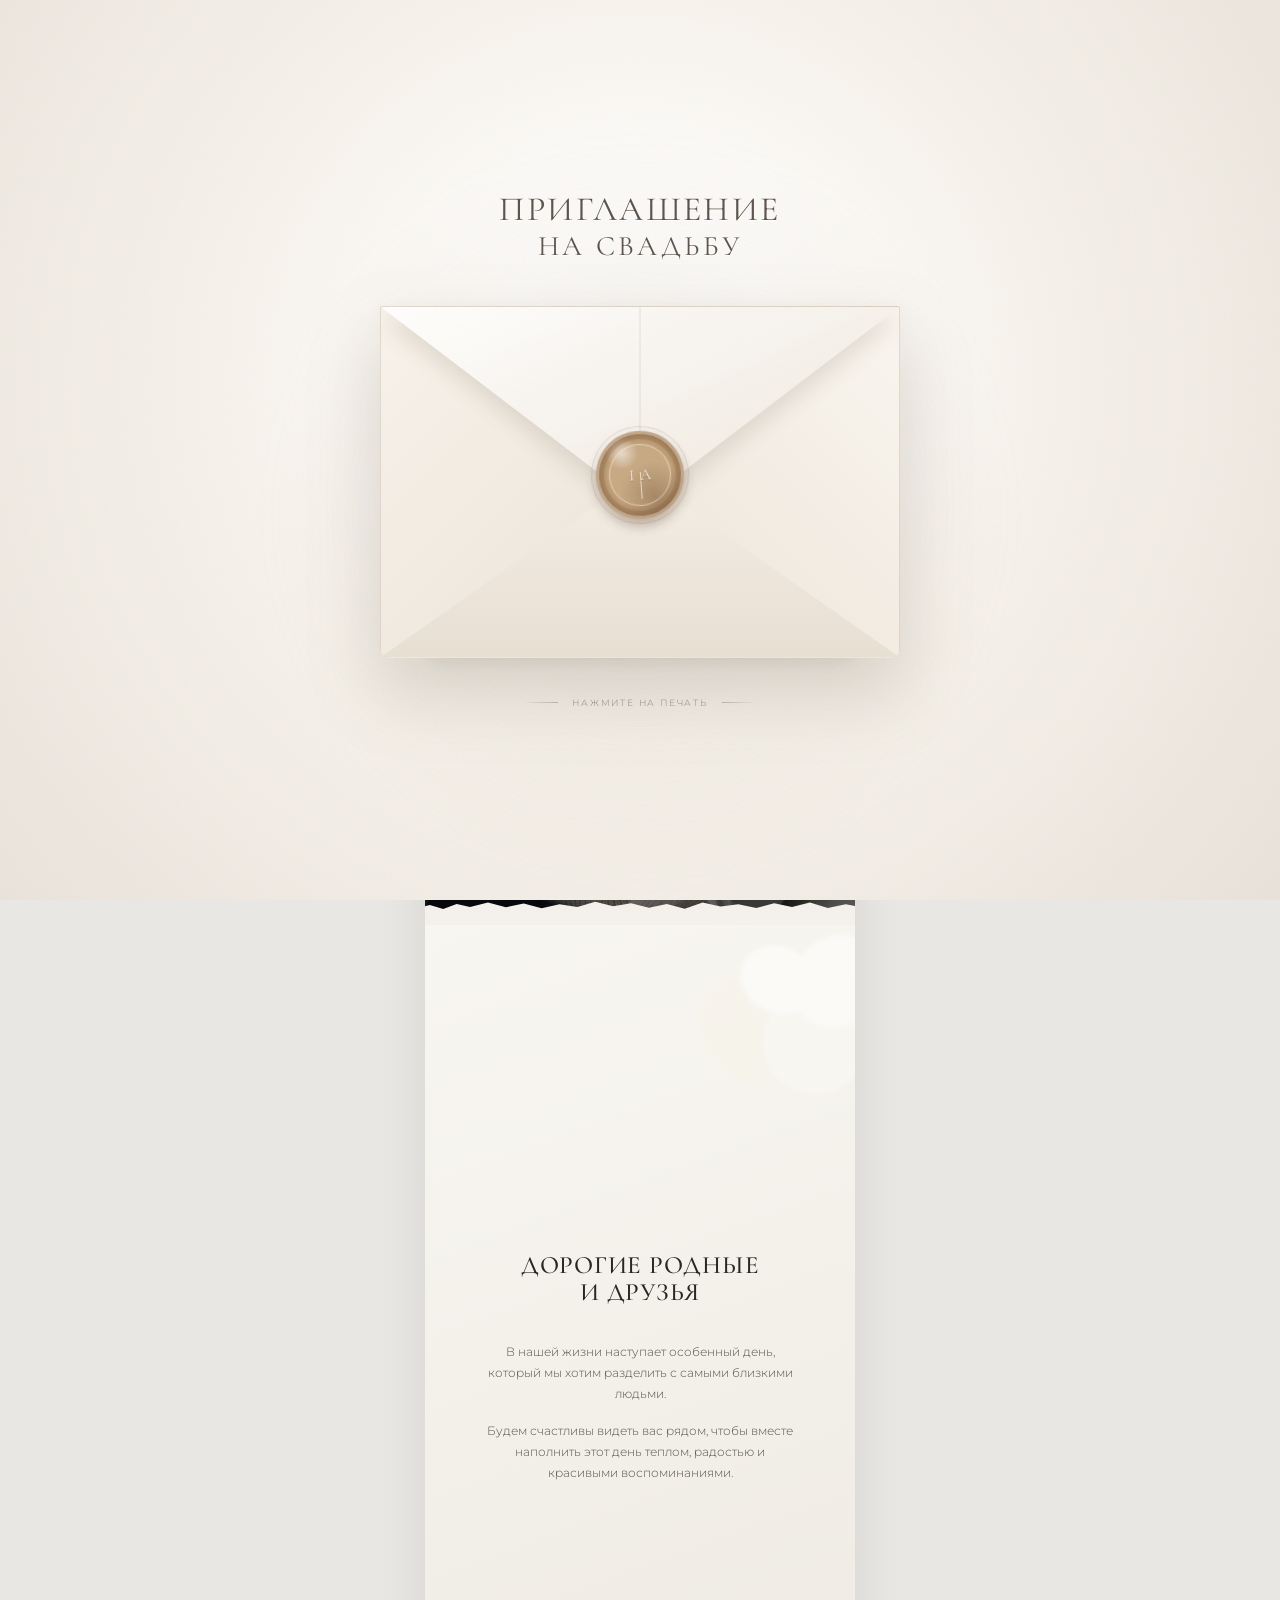
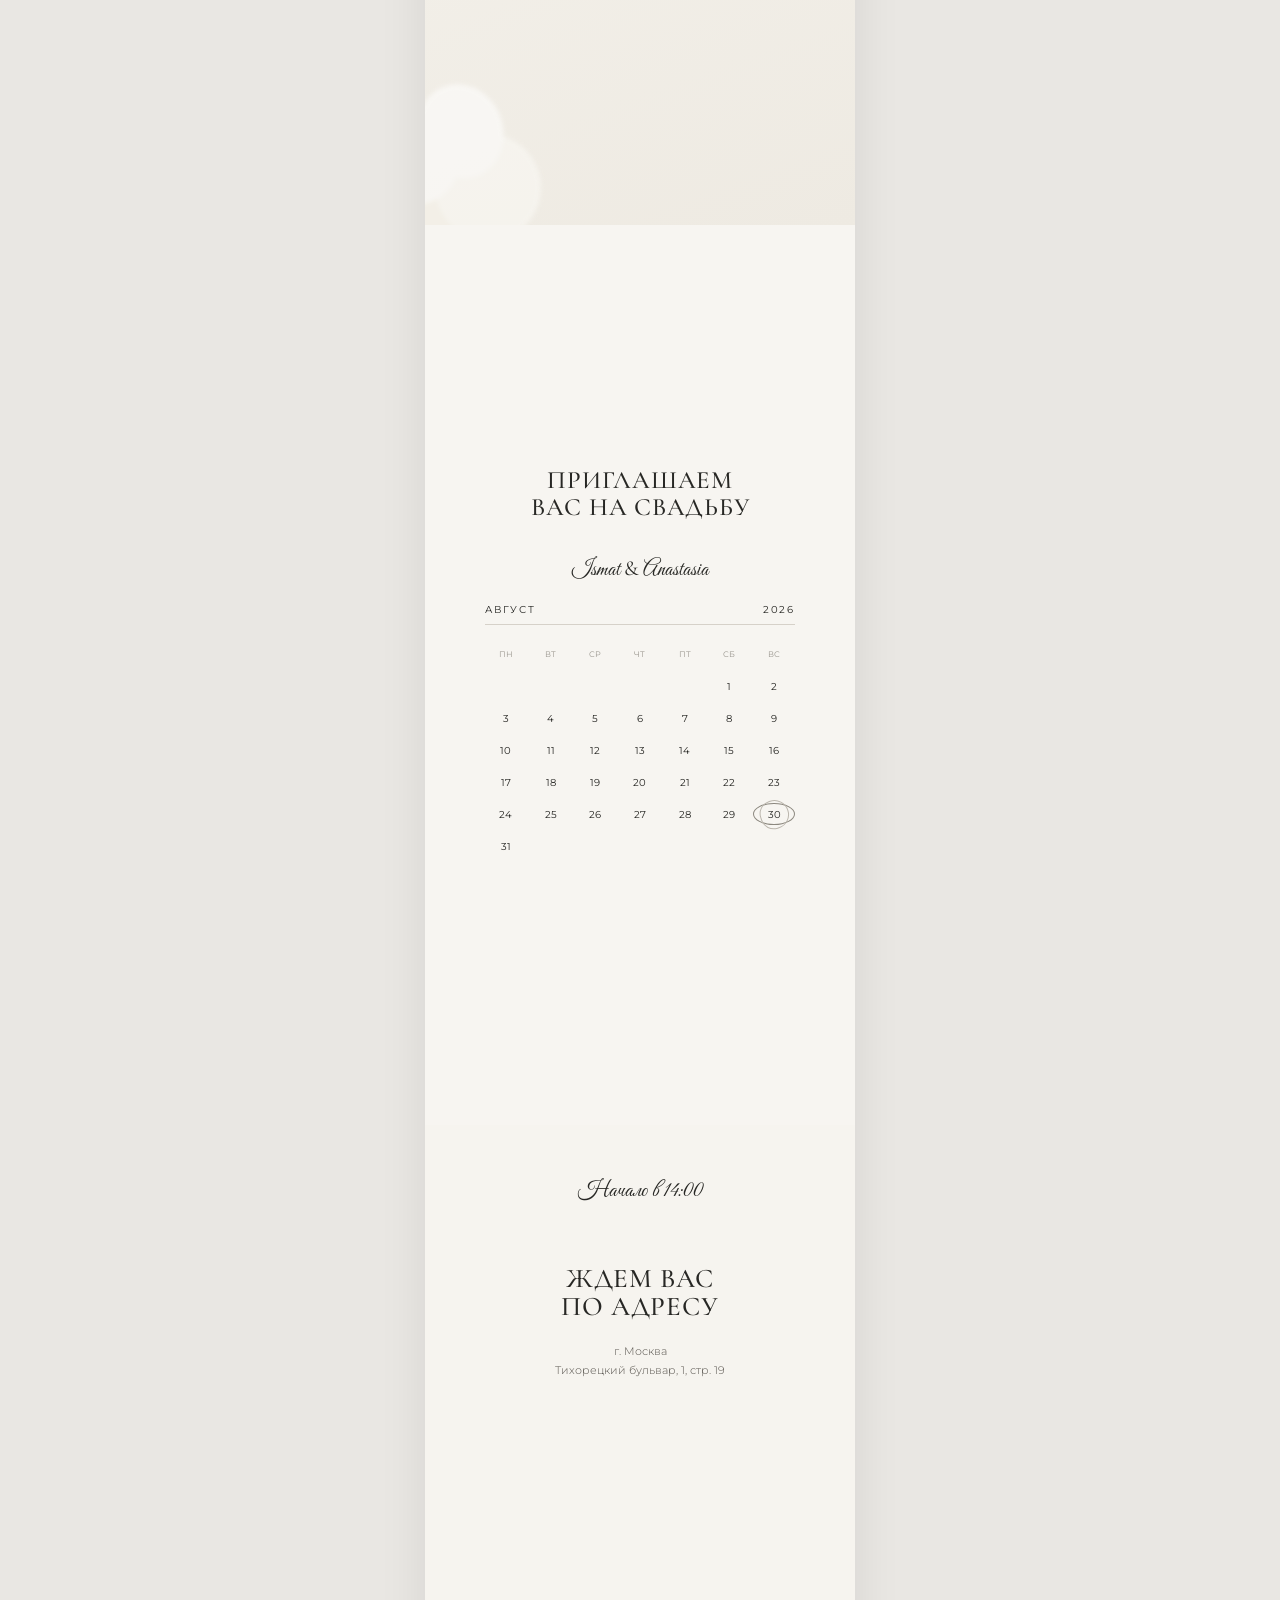
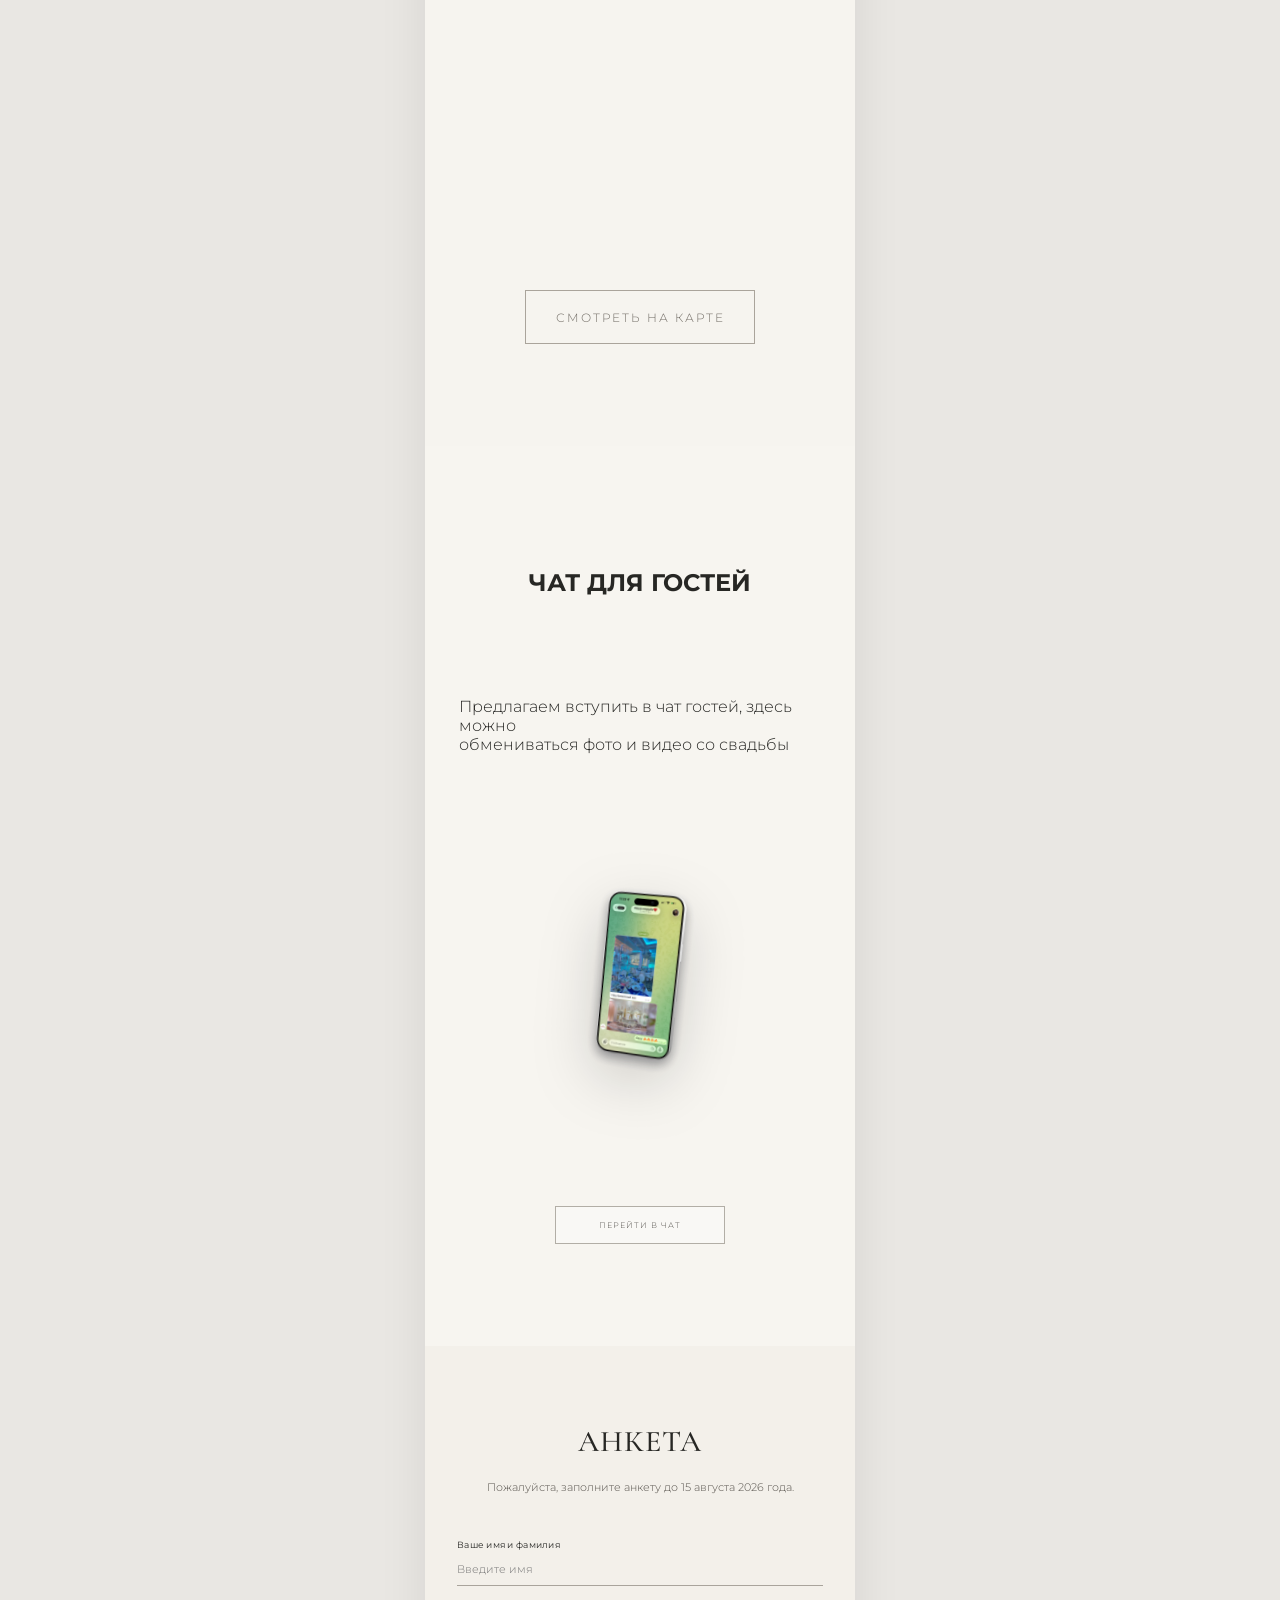
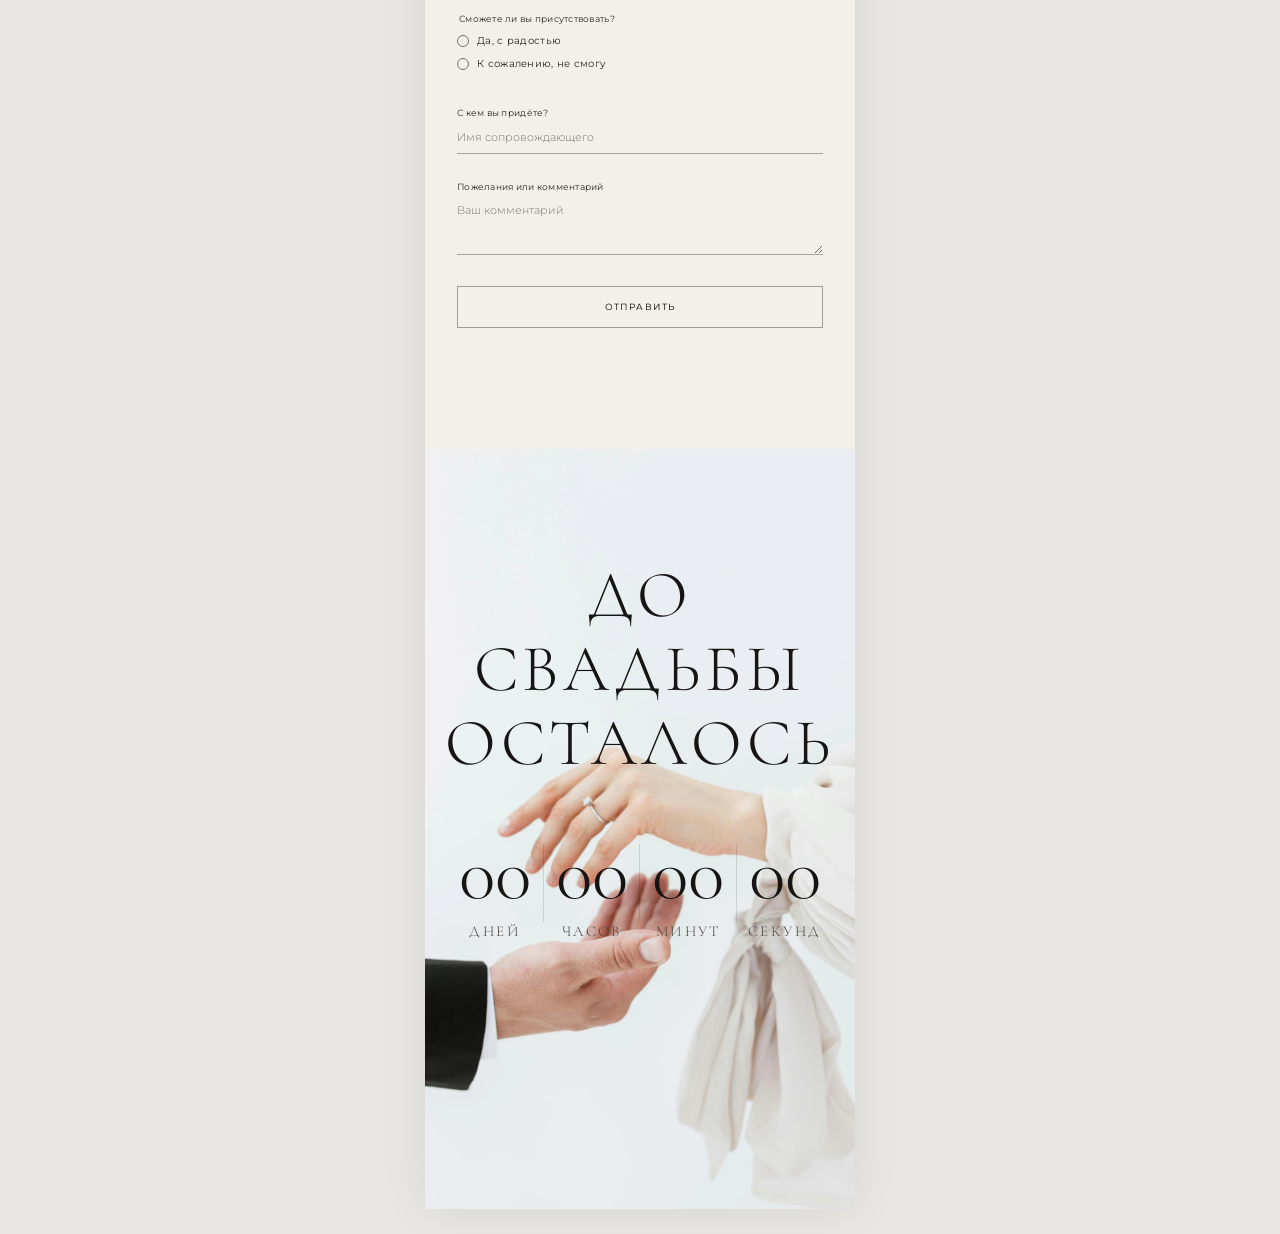
<file: index.html>
<!doctype html>
<html lang="ru">
<head>
  <meta charset="UTF-8" />
  <meta name="viewport" content="width=device-width, initial-scale=1.0, viewport-fit=cover" />
  <meta name="theme-color" content="#f4f1ec" />
  <meta property="og:title" content="Ismat & Anastasia — 30.08.2026" />
  <meta property="og:description" content="Приглашение на свадьбу" />
  <meta property="og:image" content="assets/couple.jpg" />
  <title>Ismat & Anastasia — Wedding Invitation</title>
  <link rel="preconnect" href="https://fonts.googleapis.com">
  <link rel="preconnect" href="https://fonts.gstatic.com" crossorigin>
  <link href="https://fonts.googleapis.com/css2?family=Cormorant+Garamond:ital,wght@0,300;0,400;0,500;1,400&family=Montserrat:wght@300;400;500&family=Great+Vibes&display=swap" rel="stylesheet">
  <link rel="stylesheet" href="./style.css?v=20260725-1" />
</head>
<body class="locked">
  <div id="preloader" class="preloader"><span></span></div>

  <section id="envelopeScreen" class="envelope-screen" aria-label="Открыть приглашение">
    <div class="envelope-aura" aria-hidden="true"></div>
    <div class="envelope-copy"><span>ПРИГЛАШЕНИЕ</span><span>НА СВАДЬБУ</span></div>

    <button id="openEnvelope" class="lux-envelope" type="button" aria-label="Открыть приглашение">
      <span class="envelope-inside" aria-hidden="true"></span>
      <span class="envelope-back" aria-hidden="true"></span>

      <span class="lux-letter" aria-hidden="true">
        <span class="letter-border"></span>
        <span class="letter-monogram">I <i></i> A</span>
        <span class="letter-ornament">30.08.2026</span>
        <span class="letter-greeting">Дорогие гости!</span>
        <span class="letter-text">Мы будем счастливы разделить<br>с вами этот важный для нас день</span>
        <span class="letter-small">ПОДРОБНОСТИ НА САЙТЕ</span>
      </span>

      <span class="envelope-pocket" aria-hidden="true">
        <span class="pocket-left"></span>
        <span class="pocket-right"></span>
        <span class="pocket-bottom"></span>
      </span>

      <span class="envelope-flap" aria-hidden="true"><span></span></span>
      <span class="wax-seal" aria-hidden="true"><b>I</b><i></i><b>A</b></span>
    </button>

    <div class="tap-hint"><span></span>нажмите на печать<span></span></div>
  </section>

  <button id="musicButton" class="music-button" type="button" aria-label="Включить музыку" hidden>
    <span class="music-bars"><i></i><i></i><i></i><i></i></span>
  </button>
  <audio id="bgMusic" loop preload="none"><source src="assets/music.mp3" type="audio/mpeg"></audio>

  <main id="site" class="site" aria-hidden="true">
    <section class="hero section-full">
      <div class="hero-photo" aria-hidden="true"></div>
      <div class="hero-shade"></div>
      <div class="hero-names">
    <div class="hero-name hero-name-first">Ismat</div>
    <div class="hero-name hero-name-second">Anastasia</div>
</div>
      <div class="scroll-cue">листайте вниз</div>
    </section>

    <section class="flower-section section-full">
      <div class="soft-flower flower-one"></div>
      <div class="soft-flower flower-two"></div>
      <div class="greeting reveal">
        <p class="eyebrow">ДОРОГИЕ РОДНЫЕ<br>И ДРУЗЬЯ</p>
        <p>В нашей жизни наступает особенный день, который мы хотим разделить с самыми близкими людьми.</p>
        <p>Будем счастливы видеть вас рядом, чтобы вместе наполнить этот день теплом, радостью и красивыми воспоминаниями.</p>
      </div>
    </section>
    <section class="invite-section section-full">
      <div class="invite-card reveal">
        <p class="eyebrow">ПРИГЛАШАЕМ<br>ВАС НА СВАДЬБУ</p>
        <div class="names-mini">Ismat <span>&</span> Anastasia</div>
        <div class="year-line"><span>АВГУСТ</span><span>2026</span></div>
        <div class="calendar" aria-label="Календарь август 2026">
          <div class="week">ПН</div><div class="week">ВТ</div><div class="week">СР</div><div class="week">ЧТ</div><div class="week">ПТ</div><div class="week">СБ</div><div class="week">ВС</div>
          <div></div><div></div><div></div><div></div><div></div><div>1</div><div>2</div>
          <div>3</div><div>4</div><div>5</div><div>6</div><div>7</div><div>8</div><div>9</div>
          <div>10</div><div>11</div><div>12</div><div>13</div><div>14</div><div>15</div><div>16</div>
          <div>17</div><div>18</div><div>19</div><div>20</div><div>21</div><div>22</div><div>23</div>
          <div>24</div><div>25</div><div>26</div><div>27</div><div>28</div><div>29</div><div class="selected">30</div>
          <div>31</div>
        </div>
      </div>
    </section>

    <section class="location-section section-full">
      <div class="location-inner reveal">
        <div class="time-script top-time">Начало в 14:00</div>
        <h2>ЖДЕМ ВАС<br>ПО АДРЕСУ</h2>
        <p>г. Москва<br>Тихорецкий бульвар, 1, стр. 19</p>
  <div class="map-wrapper">
  <iframe
    src="https://yandex.ru/map-widget/v1/?ll=37.778579%2C55.675500&z=17.16&pt=37.778579%2C55.675500%2Cpm2rdm"
    loading="lazy"
    allowfullscreen
    title="Ресторан Гранд">
  </iframe>
</div>

<a
  class="map-button"
  href="https://yandex.ru/maps/213/moscow/house/tikhoretskiy_bulvar_1s19/Z04YcQBoT00CQFtvfXp2dHhmZw==/?ll=37.778579%2C55.675500&z=17.16"
  target="_blank"
  rel="noopener noreferrer">
  Смотреть на карте
</a>
    </section>

    <section class="guest-chat section-full">
      <h2>ЧАТ ДЛЯ ГОСТЕЙ</h2>

<p>
Предлагаем вступить в чат гостей, здесь можно<br>
обмениваться фото и видео со свадьбы
</p>
<div class="chat-phone-image">
    <img src="assets/chat-phone.png" alt="Чат гостей">
</div>

<a class="outline-button muted" href="https://t.me/ismatnastya" target="_blank">
    Перейти в чат
</a>
      </div>
    </section>

    <section class="rsvp-section">
      <div class="rsvp-inner reveal">
        <h2>АНКЕТА</h2>
        <p class="rsvp-intro">Пожалуйста, заполните анкету до 15 августа 2026 года.</p>
        <form id="rsvpForm">
          <label>Ваше имя и фамилия
            <input name="name" type="text" placeholder="Введите имя" required />
          </label>
          <fieldset>
            <legend>Сможете ли вы присутствовать?</legend>
            <label class="radio"><input type="radio" name="attendance" value="Да, с радостью" required><span>Да, с радостью</span></label>
            <label class="radio"><input type="radio" name="attendance" value="К сожалению, не смогу"><span>К сожалению, не смогу</span></label>
          </fieldset>
          <label>С кем вы придёте?
            <input name="companion" type="text" placeholder="Имя сопровождающего" />
          </label>
          <label>Пожелания или комментарий
            <textarea name="comment" rows="3" placeholder="Ваш комментарий"></textarea>
          </label>
          <button class="submit-button" type="submit">Отправить</button>
          <p id="formStatus" class="form-status" role="status"></p>
        </form>
      </div>
    </section>
    <section class="countdown-photo-section">

    <img
        class="countdown-photo-image"
        src="assets/thuste.jpg"
        alt="До свадьбы осталось"
    >

    <div class="countdown-photo-content">
        <h2>
            ДО СВАДЬБЫ<br>
            ОСТАЛОСЬ
        </h2>

        <div class="countdown-grid">
            <div class="countdown-item">
                <span id="days">00</span>
                <small>ДНЕЙ</small>
            </div>

            <div class="countdown-item">
                <span id="hours">00</span>
                <small>ЧАСОВ</small>
            </div>

            <div class="countdown-item">
                <span id="minutes">00</span>
                <small>МИНУТ</small>
            </div>

            <div class="countdown-item">
                <span id="seconds">00</span>
                <small>СЕКУНД</small>
            </div>
        </div>
    </div>

</section>
  </main>

  <script src="./script.js?v=20260725-1"></script>
</body>
</html>
</file>
<file: style.css>
@import url('https://fonts.googleapis.com/css2?family=Cormorant+Garamond:wght@300;400&family=Great+Vibes&display=swap');
:root{--paper:#f4f1ec;--ink:#272724;--line:#bdb8af;--accent:#b8b1a7;--serif:'Cormorant Garamond',serif;--sans:'Montserrat',sans-serif;--script:'Great Vibes',cursive}
*{box-sizing:border-box}html{scroll-behavior:smooth}body{margin:0;background:#e9e7e3;color:var(--ink);font-family:var(--sans);font-weight:300}body.locked{overflow:hidden}.preloader{position:fixed;inset:0;background:var(--paper);z-index:9999;display:grid;place-items:center;transition:.5s}.preloader span{width:24px;height:24px;border:1px solid #aaa;border-top-color:#333;border-radius:50%;animation:spin 1s linear infinite}.preloader.hide{opacity:0;visibility:hidden}@keyframes spin{to{transform:rotate(360deg)}}
.site{width:min(430px,100%);margin:auto;background:var(--paper);box-shadow:0 0 50px #00000015;overflow:hidden}.section-full{min-height:100svh;position:relative}.hero{display:grid;place-items:center;color:white}.hero-photo{position:absolute;inset:0;background:url('assets/couple.jpg') center 42%/cover no-repeat;transform:scale(1.03)}.hero-shade{position:absolute;inset:0;background:linear-gradient(180deg,#0004,#0001 38%,#0007)}.hero-content{position:relative;text-align:center;margin-top:26vh;text-shadow:0 2px 15px #0007}.hero-kicker{font:italic 18px var(--serif);letter-spacing:.08em}.

.hero img {
    width: 100%;
    height: 100%;
    object-fit: cover;
    object-position: center;
}.hero-date{font:400 13px var(--sans);letter-spacing:.42em;margin-left:.42em}.scroll-cue{position:absolute;bottom:24px;font-size:8px;letter-spacing:.2em;text-transform:uppercase;opacity:.8}.scroll-cue:after{content:'';display:block;width:1px;height:34px;background:#fff8;margin:12px auto 0}
.flower-section{display:grid;place-items:center;padding:70px 38px;overflow:hidden;background:linear-gradient(160deg,#f8f6f1,#eeeae2)}.soft-flower{position:absolute;width:230px;height:230px;border-radius:45% 55% 48% 52%;filter:blur(2px);opacity:.55;background:radial-gradient(ellipse at 35% 45%,#fff 0 18%,transparent 19%),radial-gradient(ellipse at 58% 35%,#fff 0 22%,transparent 23%),radial-gradient(ellipse at 61% 62%,#fbfaf6 0 26%,transparent 27%),radial-gradient(ellipse at 32% 68%,#f7f3ea 0 24%,transparent 25%)}.flower-one{top:-35px;right:-65px;transform:rotate(25deg)}.flower-two{bottom:-60px;left:-85px;transform:rotate(-20deg)}.greeting{position:relative;text-align:center;max-width:310px}.eyebrow{font:500 25px/1.08 var(--serif);letter-spacing:.03em;margin:0 0 35px}.greeting p:not(.eyebrow){font:300 12px/1.75 var(--sans);margin:16px 0;color:#55514b}
.photo-card-section{padding:50px 35px;display:grid;place-items:center;background:#f7f5f0}.photo-card{height:78svh;width:100%;position:relative;overflow:hidden}.photo-card img{width:100%;height:100%;object-fit:cover;object-position:center}.photo-card-shade{position:absolute;inset:0;background:linear-gradient(180deg,transparent 50%,#0008)}.script-name{position:absolute;bottom:52px;left:0;right:0;text-align:center;color:#fff;font:400 48px/.78 var(--script);text-shadow:0 2px 10px #0008}
.invite-section{display:grid;place-items:center;padding:50px 30px;background:#f7f5f1}.invite-card{text-align:center;width:100%;max-width:310px}.names-mini{font:400 21px var(--script);margin:7px 0 20px}.names-mini span{font-family:var(--serif)}.year-line{display:flex;justify-content:space-between;font:400 10px var(--sans);letter-spacing:.18em;border-bottom:1px solid #d6d1c9;padding-bottom:8px}.calendar{display:grid;grid-template-columns:repeat(7,1fr);gap:10px 3px;margin:18px 0 26px;font:400 10px var(--sans)}.calendar div{height:22px;display:grid;place-items:center}.calendar .week{font-size:8px;color:#99958e}.calendar .selected{border:1px solid #8c887f;border-radius:50%;position:relative}.calendar .selected:after{content:'';position:absolute;width:27px;height:27px;border:1px solid #bbb6ad;border-radius:47% 53% 52% 48%;transform:rotate(-18deg)}.time-script{font:400 22px var(--script)}
.location-section{padding:52px 28px;background:#f6f4ef}.location-inner{text-align:center}.top-time{margin-bottom:60px}.location-inner h2,
.rsvp-inner h2{
    font:500 27px/1.05 var(--serif);
    letter-spacing:.03em;
    margin:0 0 20px;
}

.guest-inner h2{
    font-family:"Cormorant Garamond", serif;
    font-size:58px;
    font-weight:300;
    line-height:1;
    letter-spacing:.03em;
    text-transform:uppercase;
    margin:0 0 28px;
}

.location-inner p,
.rsvp-intro{
    font:300 11px/1.75 var(--sans);
    color:#57534d;
}

.guest-inner p{
    max-width:520px;
    margin:0 auto 55px;

    font-family:var(--sans);
    font-size:18px;
    font-weight:300;
    line-height:1.65;

    color:#2f2f2f;
    text-align:center;
}.outline-button{display:inline-flex;align-items:center;justify-content:center;border:1px solid #a7a29a;color:#37342f;text-decoration:none;text-transform:uppercase;letter-spacing:.13em;font-size:8px;min-width:170px;height:38px;margin-top:18px;background:#ffffff66}.map-illustration{position:relative;height:300px;margin:45px -28px -52px;background:#e8ece8;overflow:hidden}.road{position:absolute;background:#fff;height:18px;width:130%;left:-15%;transform-origin:center}.r1{top:75px;transform:rotate(14deg)}.r2{top:165px;transform:rotate(-24deg)}.r3{top:220px;transform:rotate(7deg);height:10px}.r4{left:52%;top:-30px;width:12px;height:120%;transform:rotate(8deg)}.pin{position:absolute;left:55%;top:44%;font-size:26px;color:#4c4c48;text-shadow:0 1px 0 #fff}.map-label{position:absolute;left:15%;top:65%;font:italic 14px var(--serif);color:#737973}
.guest-chat{padding:70px 34px;background:#f7f5f0;display:grid;place-items:center}.guest-inner{text-align:center;width:100%}.phone-mockup{width:185px;height:330px;border:7px solid #161616;border-radius:27px;margin:32px auto 20px;background:#ebe7df;position:relative;padding:44px 12px 12px;box-shadow:0 15px 35px #0003}.phone-notch{position:absolute;top:0;left:50%;transform:translateX(-50%);width:88px;height:18px;background:#161616;border-radius:0 0 12px 12px}.chat-head{font:500 11px var(--sans);padding-bottom:10px;border-bottom:1px solid #ccc}.bubble{font:400 8px/1.35 var(--sans);padding:8px;border-radius:9px;margin-top:20px;max-width:78%}.bubble.left{background:#fff;text-align:left}.bubble.right{background:#d9e7d2;margin-left:auto;text-align:left}.muted{opacity:.85}
.rsvp-section{padding:80px 32px;background:#f3f0ea}.rsvp-inner h2{text-align:center;font-size:30px}.rsvp-intro{text-align:center;margin-bottom:42px}form label,fieldset{display:block;border:0;padding:0;margin:0 0 27px;font:400 9px/1.4 var(--sans);letter-spacing:.03em}input[type=text],textarea{width:100%;border:0;border-bottom:1px solid #a9a49c;background:transparent;padding:10px 0 9px;outline:none;font:300 11px var(--sans);border-radius:0}textarea{resize:vertical}.radio{display:flex;align-items:center;gap:8px;margin:9px 0;font-size:10px}.radio input{appearance:none;width:12px;height:12px;border:1px solid #767169;border-radius:50%;margin:0}.radio input:checked{box-shadow:inset 0 0 0 3px var(--paper);background:#57534d}.submit-button{width:100%;height:42px;background:transparent;border:1px solid #a29d94;text-transform:uppercase;letter-spacing:.16em;font:400 9px var(--sans);cursor:pointer}.form-status{text-align:center;min-height:18px;font-size:10px;margin-top:13px}
.countdown-section{min-height:720px;background:#eeeae4;padding:55px 34px;display:flex;align-items:flex-end}.hands-photo{position:absolute;top:55px;left:34px;right:34px;height:360px;background:linear-gradient(#0001,#0005),url('assets/couple.jpg') 52% 62%/180% auto no-repeat;filter:saturate(.75)}.countdown-card{position:relative;background:#f6f3ed;width:100%;padding:42px 22px;text-align:center;margin-bottom:38px}.countdown-card .eyebrow{margin-bottom:28px}.countdown{display:grid;grid-template-columns:repeat(4,1fr);gap:7px}.countdown b{display:block;font:400 24px var(--serif)}.countdown span{display:block;font:300 7px var(--sans);text-transform:uppercase;letter-spacing:.08em;color:#77726b}footer{text-align:center;padding:65px 20px 55px;background:#e6e1d9}.footer-script{font:400 43px var(--script)}footer p{font-size:8px;letter-spacing:.18em;text-transform:uppercase}
.music-button{position:fixed;right:max(18px,calc((100vw - 430px)/2 + 18px));bottom:22px;z-index:4000;width:42px;height:42px;border-radius:50%;border:1px solid #ffffff77;background:#30302dd9;backdrop-filter:blur(8px);cursor:pointer}.music-bars{height:15px;display:flex;gap:2px;justify-content:center;align-items:end}.music-bars i{display:block;width:2px;background:#fff;height:5px}.music-button.playing i{animation:bars .8s ease-in-out infinite alternate}.music-button.playing i:nth-child(2){animation-delay:.2s}.music-button.playing i:nth-child(3){animation-delay:.4s}.music-button.playing i:nth-child(4){animation-delay:.1s}@keyframes bars{to{height:15px}}
.reveal{opacity:0;transform:translateY(28px);transition:opacity 1.1s ease,transform 1.1s ease}.reveal.visible{opacity:1;transform:none}@media(min-width:700px){body{padding:25px 0}.site{border-radius:2px}.envelope-copy{font-size:29px}}@media(prefers-reduced-motion:reduce){*{scroll-behavior:auto!important;animation-duration:.01ms!important;transition-duration:.01ms!important}.reveal{opacity:1;transform:none}}
.countdown-photo {
    position: relative;
    width: 100%;
    overflow: hidden;
}

.countdown-photo img{
    width:100%;
    display:block;
}

.countdown-overlay{
    position:absolute;
    inset:0;

    display:flex;
    flex-direction:column;
    justify-content:center;
    align-items:center;

    padding:40px;
    text-align:center;
}
.countdown-photo-section {
    position: relative;
    width: 100%;
    min-height: 760px;
    overflow: hidden;
    background: #f1f0ee;
}

.countdown-photo-image {
    position: absolute;
    inset: 0;
    width: 100%;
    height: 100%;
    object-fit: cover;
    object-position: center bottom;
}

.countdown-photo-content {
    position: relative;
    z-index: 2;
    min-height: 760px;
    padding: 110px 22px 40px;

    display: flex;
    flex-direction: column;
    align-items: center;

    text-align: center;
    color: #171513;
}

.countdown-photo-content h2 {
    margin: 0 0 55px;

    font-family: "Cormorant Garamond", serif;
    font-size: clamp(42px, 11vw, 66px);
    font-weight: 300;
    line-height: 1.12;
    letter-spacing: 0.07em;
}

.countdown-grid {
    width: min(100%, 620px);
    display: grid;
    grid-template-columns: repeat(4, 1fr);
}

.countdown-item {
    position: relative;
    display: flex;
    flex-direction: column;
    align-items: center;
}

.countdown-item:not(:last-child)::after {
    content: "";
    position: absolute;
    top: 8px;
    right: 0;
    width: 1px;
    height: 78px;
    background: rgba(20, 18, 16, 0.13);
}

.countdown-item span {
    font-family: "Cormorant Garamond", serif;
    font-size: clamp(48px, 13vw, 76px);
    font-weight: 300;
    line-height: 1;
}

.countdown-item small {
    margin-top: 10px;
    font-family: "Cormorant Garamond", serif;
    font-size: clamp(10px, 2.7vw, 15px);
    letter-spacing: 0.16em;
    color: #494541;
}

@media (max-width: 480px) {
    .countdown-photo-section,
    .countdown-photo-content {
        min-height: 700px;
    }

    .countdown-photo-content {
        padding-top: 95px;
    }

    .countdown-photo-content h2 {
        margin-bottom: 42px;
    }

    .countdown-item:not(:last-child)::after {
        height: 62px;
    }
}
.hero-name{
    opacity:0;
    filter:blur(10px);
    transform:translateY(70px) scale(.94);
}

body.site-opened .hero-name-first{
    animation:nameReveal 1.15s cubic-bezier(.16,1,.3,1) .15s forwards;
}

body.site-opened .hero-name-second{
    animation:nameReveal 1.15s cubic-bezier(.16,1,.3,1) .55s forwards;
}

@keyframes nameReveal{
    0%{
        opacity:0;
        filter:blur(10px);
        transform:translateY(70px) scale(.94);
    }

    65%{
        opacity:1;
        filter:blur(1px);
        transform:translateY(-8px) scale(1.015);
    }

    100%{
        opacity:1;
        filter:blur(0);
        transform:translateY(0) scale(1);
    }
}

/* Исправленный первый экран и рваный край */
.hero{
  position:relative;
  overflow:hidden;
}
.hero::after{
  content:"";
  position:absolute;
  left:-2%;
  bottom:-1px;
  width:104%;
  height:34px;
  z-index:30;
  background:var(--paper);
  clip-path:polygon(0 48%,3% 38%,6% 50%,9% 35%,12% 44%,16% 31%,20% 45%,24% 34%,28% 48%,32% 36%,36% 44%,40% 29%,44% 42%,48% 33%,52% 46%,56% 35%,60% 49%,64% 31%,68% 43%,72% 36%,76% 47%,80% 33%,84% 44%,88% 31%,92% 47%,96% 36%,100% 46%,100% 100%,0 100%);
  pointer-events:none;
}
.hero-names{
  position:absolute;
  inset:0;
  z-index:5;
  pointer-events:none;
}
.hero-name{
  position:absolute;
  color:#fff;
  font-family:"Great Vibes",cursive;
  font-weight:400;
  line-height:1;
  text-shadow:0 2px 8px rgba(0,0,0,.18),0 8px 22px rgba(0,0,0,.18);
  opacity:0;
  filter:blur(10px);
  transform:translateY(70px) scale(.94);
}
.hero-name-first{
  left:14%;
  top:57%;
  font-size:clamp(70px,19vw,108px);
}
.hero-name-second{
  right:8%;
  top:69%;
  font-size:clamp(70px,19vw,108px);
}
body.site-opened .hero-name-first{
  animation:nameReveal 1.15s cubic-bezier(.16,1,.3,1) .15s forwards;
}
body.site-opened .hero-name-second{
  animation:nameReveal 1.15s cubic-bezier(.16,1,.3,1) .55s forwards;
}
.scroll-cue{z-index:6;bottom:44px}
@media(max-width:430px){
  .hero-name-first{left:12%;top:57%;font-size:20vw}
  .hero-name-second{right:7%;top:68%;font-size:20vw}
}
.map-frame{
    width:100%;
    max-width:410px;
    height:410px;
    margin:45px auto 28px;
    overflow:hidden;
    background:#eee;
}

.map-frame iframe{
    display:block;
    width:100%;
    height:100%;
    border:0;
}

@media(max-width:480px){
    .map-frame{
        width:calc(100% + 56px);
        max-width:none;
        height:380px;
        margin-left:-28px;
        margin-right:-28px;
    }
}
.phone-mockup{
    display:none;
}

.chat-phone-image{
    width:220px;
    margin:35px auto;
    transform:rotate(6deg);
    filter:drop-shadow(0 20px 30px rgba(0,0,0,.18));
}

.chat-phone-image img{
    width:100%;
    display:block;
}
@media(max-width:430px){

    .guest-inner h2{
        font-size:34px;
    }

    .guest-inner p{
        max-width:300px;
        font-size:16px;
        line-height:1.55;
        margin-bottom:42px;
    }

}

/* Реалистичное открытие конверта */
.envelope-screen{
  background:radial-gradient(circle at 50% 42%,#fbfaf7 0,#f3f0ea 58%,#e9e5dd 100%);
  overflow:hidden;
}
.envelope-copy{margin-bottom:24px;position:relative;z-index:3}
.envelope-stage{
  position:relative;
  width:min(390px,88vw);
  aspect-ratio:1.16/1;
  border:0;
  padding:0;
  background:transparent;
  cursor:pointer;
  perspective:1200px;
  filter:drop-shadow(0 25px 28px rgba(71,60,46,.18));
  animation:envelopeFloat 3s ease-in-out infinite;
}
.envelope-stage img{display:block;width:100%;height:100%;object-fit:contain;pointer-events:none;user-select:none}
.envelope-base{
  position:absolute;
  left:4%;right:4%;bottom:1%;height:82%;
  z-index:3;
  overflow:hidden;
}
.letter-wrap{
  position:absolute;
  left:19%;right:19%;bottom:12%;height:78%;
  z-index:2;
  transform:translateY(29%);
  transition:transform 1.25s cubic-bezier(.22,.8,.2,1) .55s,filter .9s ease;
  filter:drop-shadow(0 8px 12px rgba(0,0,0,.10));
}
.flap-wrap{
  position:absolute;
  left:4%;right:4%;top:10%;height:52%;
  z-index:5;
  transform-origin:50% 8%;
  transform:rotateX(0deg);
  transition:transform .95s cubic-bezier(.45,0,.15,1) .18s,z-index 0s linear .65s;
  backface-visibility:visible;
}
.wax-seal{
  position:absolute;
  z-index:7;
  left:50%;top:52%;
  width:72px;height:72px;
  transform:translate(-50%,-50%);
  border-radius:46% 54% 49% 51%;
  display:grid;place-items:center;
  color:#82786d;
  background:radial-gradient(circle at 36% 28%,#fffdf8 0 10%,#eee8de 42%,#d8d0c4 72%,#bcb1a3 100%);
  box-shadow:0 7px 16px rgba(67,51,36,.22),inset 0 0 0 3px #f8f4ec,inset 0 0 0 5px #c9bfb2;
  transition:opacity .35s ease,transform .4s cubic-bezier(.3,1.6,.4,1);
}
.wax-seal:before{content:"";position:absolute;inset:11px;border:1px solid rgba(130,120,108,.55);border-radius:50%}
.wax-seal b{font:400 16px/1 var(--serif);letter-spacing:.03em;position:relative}
.wax-seal i{position:absolute;width:28px;height:1px;background:#aaa094;bottom:20px}
.envelope-stage.open{animation:none}
.envelope-stage.open .wax-seal{opacity:0;transform:translate(-50%,-50%) scale(.45) rotate(-10deg)}
.envelope-stage.open .flap-wrap{transform:rotateX(180deg);z-index:1}
.envelope-stage.open .letter-wrap{transform:translateY(-33%);filter:drop-shadow(0 22px 22px rgba(0,0,0,.16))}
.envelope-screen.opened{transform:none;opacity:0;visibility:hidden;transition:opacity .85s ease .25s,visibility 0s linear 1.1s}
.tap-hint{position:relative;z-index:3;margin-top:20px}
@keyframes envelopeFloat{50%{transform:translateY(-7px)}}
@media(max-width:480px){
  .envelope-copy{font-size:23px;margin-bottom:18px}
  .envelope-stage{width:min(365px,94vw)}
  .wax-seal{width:62px;height:62px;top:53%}
  .wax-seal:before{inset:9px}
  .wax-seal i{bottom:17px;width:24px}
}

/* ===== PREMIUM CSS ENVELOPE ===== */
.envelope-screen{
  --ivory:#f7f2e9;
  --paper:#fffdf8;
  --edge:#d8cfc2;
  --ink:#6f655b;
  --seal:#b99872;
  position:fixed;inset:0;z-index:5000;
  display:flex;flex-direction:column;align-items:center;justify-content:center;
  overflow:hidden;background:
    radial-gradient(circle at 50% 43%,rgba(255,255,255,.94) 0 18%,rgba(247,243,236,.86) 48%,rgba(231,225,216,.86) 100%),
    linear-gradient(135deg,#f8f5ef,#ece5db);
  transition:opacity .9s ease,visibility 0s linear .9s;
}
.envelope-screen:before{content:"";position:absolute;inset:0;opacity:.23;pointer-events:none;background-image:url("data:image/svg+xml,%3Csvg xmlns='http://www.w3.org/2000/svg' width='140' height='140' viewBox='0 0 140 140'%3E%3Cfilter id='n'%3E%3CfeTurbulence type='fractalNoise' baseFrequency='.85' numOctaves='4' stitchTiles='stitch'/%3E%3C/filter%3E%3Crect width='100%25' height='100%25' filter='url(%23n)' opacity='.15'/%3E%3C/svg%3E")}
.envelope-screen.opened{opacity:0;visibility:hidden;pointer-events:none;transform:none}
.envelope-aura{position:absolute;width:min(780px,130vw);aspect-ratio:1;border-radius:50%;background:radial-gradient(circle,rgba(202,184,160,.28),rgba(255,255,255,0) 68%);filter:blur(12px);transform:translateY(7vh)}
.envelope-copy{position:relative;z-index:3;display:flex;flex-direction:column;align-items:center;margin-bottom:46px;color:#5d554d;font:400 clamp(23px,3vw,34px)/.98 var(--serif);letter-spacing:.07em;text-shadow:0 1px 0 #fff}
.envelope-copy span:last-child{font-size:.83em;letter-spacing:.12em;margin-top:6px}
.lux-envelope{position:relative;z-index:2;width:min(520px,86vw);aspect-ratio:1.48;border:0;padding:0;background:none;cursor:pointer;perspective:1300px;filter:drop-shadow(0 32px 35px rgba(85,67,45,.18));animation:luxFloat 4s ease-in-out infinite;isolation:isolate}
.lux-envelope:focus-visible{outline:1px solid #8d8175;outline-offset:16px}
.envelope-back,.envelope-inside,.envelope-pocket,.envelope-flap,.lux-letter{position:absolute;display:block}
.envelope-back{inset:0;border-radius:4px 4px 11px 11px;background:
 linear-gradient(145deg,rgba(255,255,255,.9),rgba(231,223,212,.5)),var(--ivory);border:1px solid rgba(153,137,117,.24);box-shadow:inset 0 0 35px rgba(136,113,84,.08)}
.envelope-inside{left:1.5%;right:1.5%;top:2%;height:58%;clip-path:polygon(0 0,100% 0,50% 92%);background:linear-gradient(180deg,#d9cfc1,#f3ede4 62%,#cec1b1);filter:brightness(.94);z-index:1}
.lux-letter{z-index:2;left:10%;right:10%;top:5%;height:100%;background:
 linear-gradient(90deg,rgba(151,135,116,.025) 1px,transparent 1px),
 linear-gradient(rgba(151,135,116,.025) 1px,transparent 1px),var(--paper);background-size:7px 7px;border:1px solid rgba(152,137,118,.34);box-shadow:0 4px 14px rgba(62,48,33,.08);transform:translateY(62%);transition:transform 1.35s cubic-bezier(.18,.83,.22,1) .72s,box-shadow 1s ease;color:var(--ink);overflow:hidden}
.letter-border{position:absolute;inset:11px;border:1px solid rgba(139,123,104,.25)}
.letter-monogram{position:absolute;top:8%;left:0;right:0;font:400 clamp(24px,5vw,39px)/1 var(--serif);letter-spacing:.28em;text-indent:.28em}
.letter-monogram i{display:inline-block;width:1px;height:1.18em;background:#82776c;vertical-align:-.22em;margin:0 .2em}
.letter-ornament{position:absolute;top:21%;left:0;right:0;font:300 clamp(10px,2.5vw,16px)/1 var(--serif);letter-spacing:.12em;color:#a79a8c}
.letter-greeting{position:absolute;top:35%;left:0;right:0;font:italic 400 clamp(22px,4.8vw,37px)/1 var(--serif)}
.letter-text{position:absolute;top:47%;left:8%;right:8%;font:300 clamp(10px,2.3vw,16px)/1.65 var(--sans);letter-spacing:.02em}
.letter-date{position:absolute;top:68%;left:0;right:0;font:400 clamp(21px,4.7vw,36px)/1 var(--serif);letter-spacing:.12em}
.letter-small{position:absolute;top:82%;left:0;right:0;font:300 clamp(7px,1.7vw,10px)/1 var(--sans);letter-spacing:.16em}
.envelope-pocket{z-index:4;inset:0;overflow:hidden;border-radius:0 0 10px 10px;pointer-events:none}
.pocket-left,.pocket-right,.pocket-bottom{position:absolute;inset:0;display:block;border:1px solid rgba(154,138,117,.13)}
.pocket-left{clip-path:polygon(0 0,56% 54%,0 100%);background:linear-gradient(135deg,#f7f2ea,#e6ddd1)}
.pocket-right{clip-path:polygon(100% 0,44% 54%,100% 100%);background:linear-gradient(225deg,#f9f5ee,#e6ddd1)}
.pocket-bottom{clip-path:polygon(0 100%,50% 48%,100% 100%);background:linear-gradient(0deg,#e8dfd3,#faf6ef 82%)}
.envelope-flap{z-index:6;left:0;right:0;top:0;height:62%;transform-origin:50% 0;transform-style:preserve-3d;transition:transform 1.15s cubic-bezier(.58,.02,.24,1),z-index 0s linear .58s;filter:drop-shadow(0 12px 10px rgba(74,56,35,.12))}
.envelope-flap>span{position:absolute;inset:0;clip-path:polygon(0 0,100% 0,50% 91%);border-radius:4px;background:
 linear-gradient(155deg,rgba(255,255,255,.85),rgba(231,222,210,.65)),var(--ivory);border-top:1px solid rgba(152,137,118,.25);backface-visibility:hidden}
.envelope-flap>span:after{content:"";position:absolute;inset:0;clip-path:polygon(0 0,100% 0,50% 91%);background:linear-gradient(90deg,transparent 49.7%,rgba(151,134,113,.16) 50%,transparent 50.3%)}
.wax-seal{position:absolute;z-index:8;left:50%;top:48%;width:88px;height:88px;transform:translate(-50%,-50%) rotate(-4deg);border-radius:50%;display:flex;align-items:center;justify-content:center;gap:5px;color:#f6eee4;background:
 radial-gradient(circle at 31% 24%,rgba(255,255,255,.55),transparent 18%),
 radial-gradient(circle at 65% 75%,rgba(80,47,27,.28),transparent 40%),
 radial-gradient(circle,#c7aa84 0 47%,#a6815b 68%,#7c5e42 100%);box-shadow:0 7px 12px rgba(78,51,28,.3),inset 0 0 0 3px rgba(255,245,229,.38),inset 0 0 0 8px rgba(101,72,46,.18);transition:opacity .45s ease,transform .55s cubic-bezier(.2,.8,.2,1);font:400 20px/1 var(--serif);text-shadow:0 1px 1px rgba(71,45,24,.35)}
.wax-seal:before,.wax-seal:after{content:"";position:absolute;border-radius:50%}
.wax-seal:before{inset:13px;border:1px solid rgba(255,241,222,.56)}
.wax-seal:after{inset:-5px;border:1px solid rgba(121,91,61,.18);filter:blur(.2px)}
.wax-seal i{width:1px;height:27px;background:rgba(255,243,228,.72)}
.tap-hint{position:relative;z-index:3;margin-top:40px;display:flex;align-items:center;gap:14px;color:#8d8378;font:300 9px/1 var(--sans);letter-spacing:.2em;text-transform:uppercase;transition:opacity .4s}
.tap-hint span{display:block;width:34px;height:1px;background:linear-gradient(90deg,transparent,#b7aea3)}
.tap-hint span:last-child{transform:scaleX(-1)}
.lux-envelope.open{animation:none}
.lux-envelope.open .wax-seal{opacity:0;transform:translate(-50%,-50%) scale(.2) rotate(25deg)}
.lux-envelope.open .envelope-flap{transform:rotateX(180deg);z-index:1}
.lux-envelope.open .lux-letter{transform:translateY(-18%);box-shadow:0 26px 28px rgba(62,48,33,.18)}
.lux-envelope.open+.tap-hint{opacity:0}
@keyframes luxFloat{0%,100%{transform:translateY(0) rotate(-.45deg)}50%{transform:translateY(-9px) rotate(.35deg)}}
@media(max-width:560px){
 .envelope-copy{margin-bottom:42px;font-size:25px}
 .lux-envelope{width:min(390px,91vw)}
 .wax-seal{width:70px;height:70px;font-size:17px}
 .wax-seal:before{inset:11px}
 .wax-seal i{height:22px}
 .tap-hint{margin-top:32px;font-size:8px;gap:10px}
 .tap-hint span{width:22px}
}
@media(max-height:700px){.envelope-copy{margin-bottom:20px}.tap-hint{margin-top:18px}.lux-envelope{width:min(390px,74vh)}}
/* Письмо полностью находится внутри закрытого конверта */
.lux-envelope {
  overflow: visible;
}

.lux-letter {
  top: 5%;
  height: 90%;
  transform: translateY(5%);
  pointer-events: none;
  z-index: 2;
}

/* Карман всегда закрывает нижнюю часть письма */
.envelope-pocket {
  z-index: 4;
}

/* При открытии письмо движется только вверх */
.lux-envelope.open .lux-letter {
  transform: translateY(-35%);
}
.map-wrapper {
  width: 100%;
  max-width: 650px;
  height: 450px;
  margin: 30px auto;
  overflow: hidden;
}

.map-wrapper iframe {
  display: block;
  width: 100%;
  height: 100%;
  border: 0;
}

@media (max-width: 600px) {
  .map-wrapper {
    height: 380px;
    margin: 24px auto;
  }
}
.map-wrapper {
  width: calc(100% - 40px);
  max-width: 650px;
  height: 450px;
  margin: 30px auto;
  overflow: hidden;
}

.map-wrapper iframe {
  display: block;
  width: 100%;
  height: 100%;
  border: 0;
}

.map-button {
  display: flex;
  align-items: center;
  justify-content: center;
  width: 230px;
  min-height: 54px;
  margin: 28px auto 50px;
  padding: 12px 20px;
  border: 1px solid #aaa49b;
  color: #746f68;
  background: transparent;
  text-decoration: none;
  text-transform: uppercase;
  letter-spacing: 2px;
  font-size: 12px;
  box-sizing: border-box;
}

@media (max-width: 600px) {
  .map-wrapper {
    width: calc(100% - 32px);
    height: 390px;
    margin: 24px auto;
  }

  .map-button {
    width: 220px;
    margin: 24px auto 45px;
  }
}
</file>
